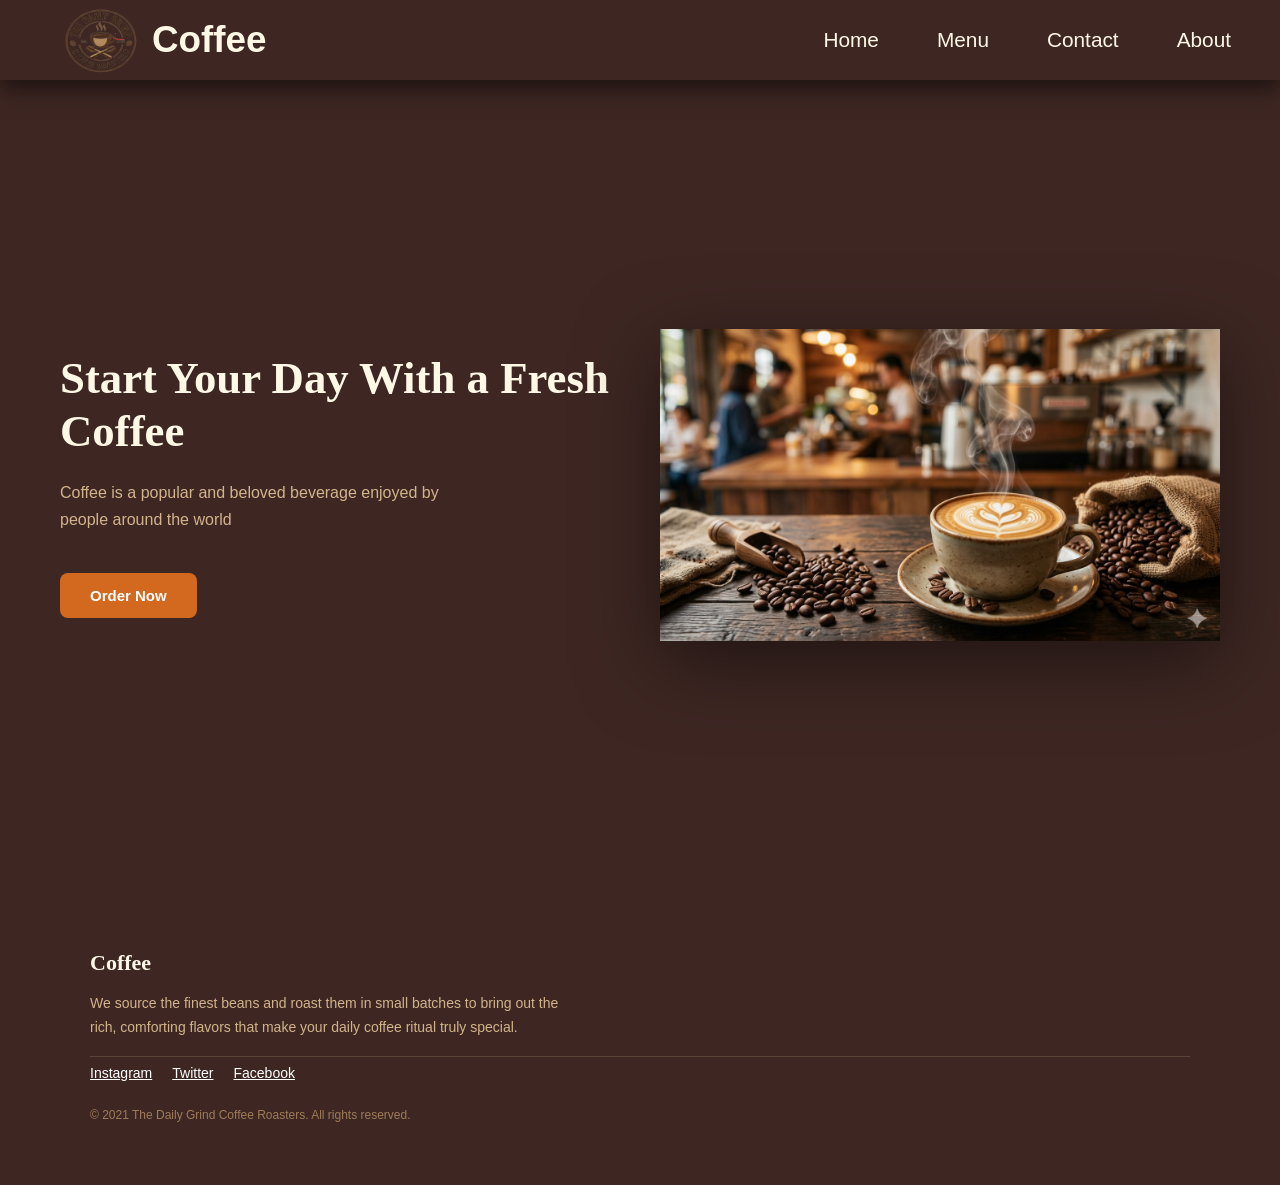
<file: index.html>
<!DOCTYPE html>
<html lang="en">

<head>
  <meta charset="UTF-8">
  <meta name="viewport" content="width=device-width, initial-scale=1.0">
  <title>Coffee</title>
  <link rel="stylesheet" href="css/style.css">
  <link rel="icon" type="image/jpg" href="images/favicon-32x32.png">
  <link rel="icon" type="image/jpg" href="images/favicon-16x16.png">
</head>

<body>

  <nav class="navbar">
    <div class="navbar-container">
      <div class="navbar-logo">
        <img src="images/android-chrome-512x512-removebg-preview.png">
        <span>Coffee</span>
      </div>
      <div class="navbar-toggle">
        <span class="bar"></span>
        <span class="bar"></span>
        <span class="bar"></span>
      </div>
      <div class="navbar-menu">
        <a href="index.html">Home</a>
        <a href="menu.html">Menu</a>
        <a href="contact.html">Contact</a>
        <a href="about.html">About</a>
      </div>
    </div>
  </nav>
  <!-- hero -->
  <div class="hero-section">
    <div class="hero-container">
      <div class="hero-detail">
        <h2 class="title">
          Start Your Day With a Fresh Coffee
        </h2>
        <h2 class="subtitle">Coffee is a popular and beloved beverage enjoyed by people around the world</h2>

        <a href="menu.html" class="button">Order Now</a>

      </div>
      <div class="hero-background">
        <img src="images/coffee.png" alt="Hero" class="hero-image">
      </div>
    </div>
  </div>

  <footer class="footer-section">
    <div class="footer-content">
      <span class="footer-logo">Coffee</span>
      <p>We source the finest beans and roast them in small batches to bring out the rich, comforting flavors that make
        your daily coffee ritual truly special.</p>
      <div class="social-link">
        <a href="">Instagram</a>
        <a href="">Twitter</a>
        <a href="">Facebook</a>
      </div>
      <p style="font-size: 12px; color: #9E7B5A; margin-top: 8px;">
        © 2021 The Daily Grind Coffee Roasters. All rights reserved.
      </p>
    </div>
  </footer>

  <script src="js/script.js"></script>
</body>

</html>
</file>
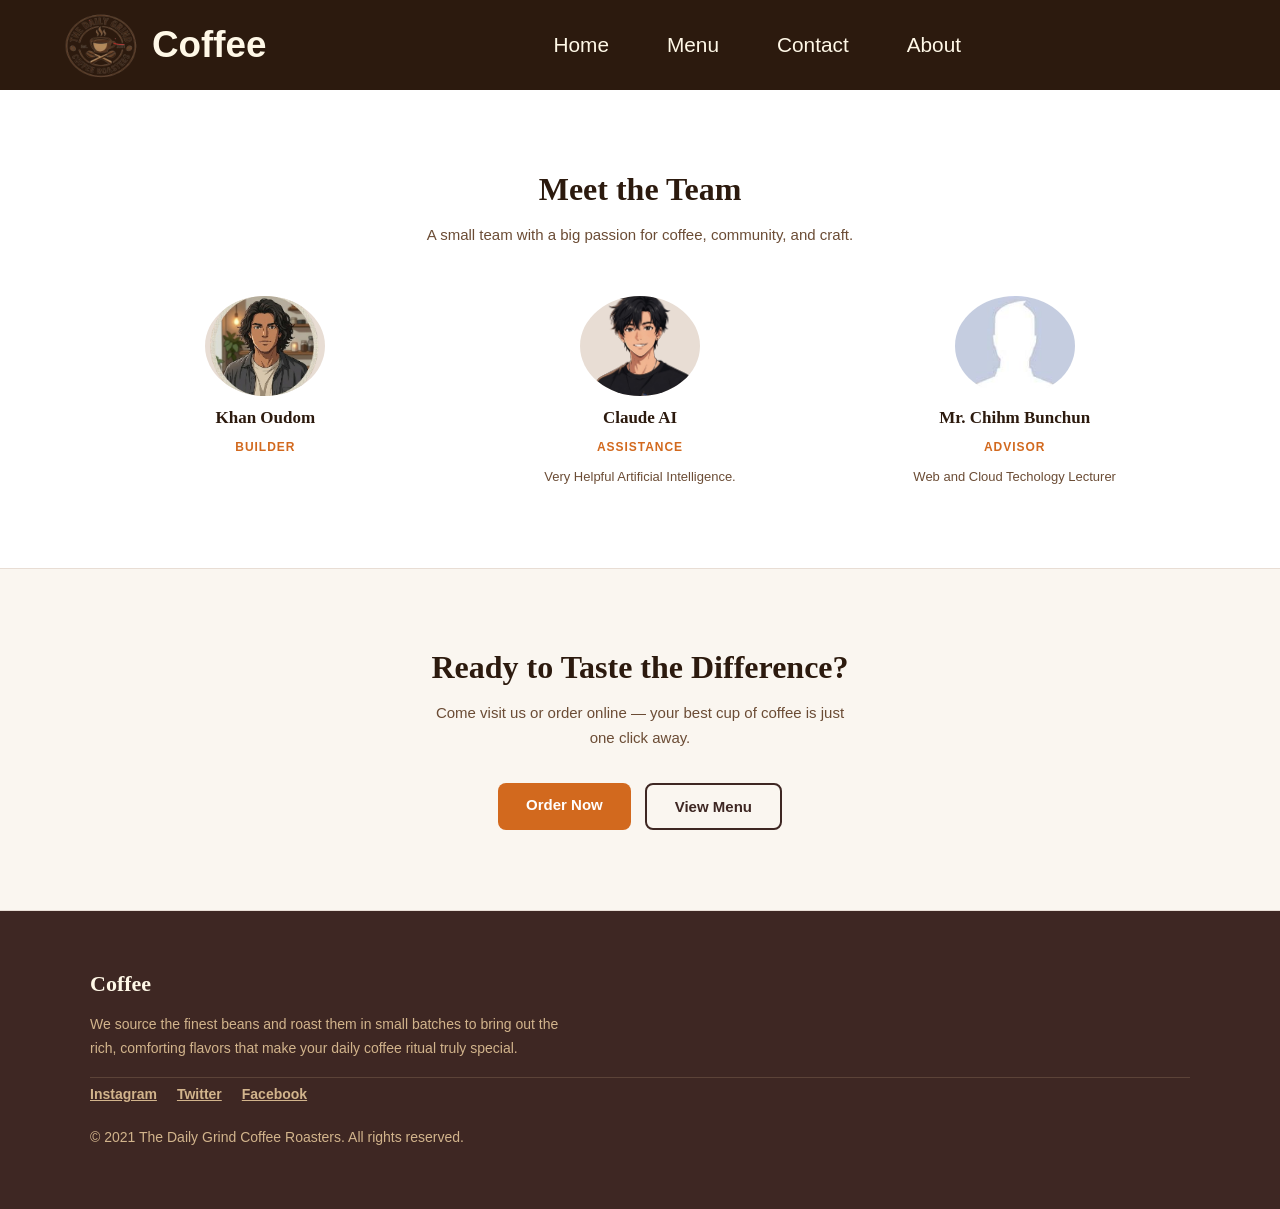
<file: about.html>
<!DOCTYPE html>
<html>
  <head>
    <meta charset="UTF-8">
    <meta name="viewport" content="width=device-width, initial-scale=1.0">
    <title>About-page</title>
    <link rel="stylesheet" href="css/about.css">
  </head>
  <body>

    <nav class="navbar">
    <div class="navbar-container">

      <div class="navbar-logo">
        <img src="images/android-chrome-512x512-removebg-preview.png">
        <span>Coffee</span>
      </div>

      <div class="navbar-toggle">
        <span class="bar"></span>
        <span class="bar"></span>
        <span class="bar"></span>
      </div>

      <div class="navbar-menu">
        <a href="index.html">Home</a>
        <a href="menu.html">Menu</a>
        <a href="contact.html">Contact</a>
        <a href="about.html">About</a>
      </div>
    </div>

    <section class="section team-section">
      <div class="team-container">
  
        <div class="team-header">
          <h2 class="section-title">Meet the Team</h2>
          <p>A small team with a big passion for coffee, community, and craft.</p>
        </div>
  
        <div class="team-grid">
  
          <div class="team-card">

            <img src="images/avatar/avatar-M.png" alt="Khan Oudom" class="img-placeholder team-photo">
            <p class="team-name">Khan Oudom</p>
            <p class="team-role">Builder</p>
            <p class="team-bio"></p>
          </div>
  
          <div class="team-card">

            <img src="images/avatar/avatar2-M.png" alt="ClaudeAI" class="img-placeholder team-photo">
            <p class="team-name">Claude AI</p>
            <p class="team-role">Assistance</p>
            <p class="team-bio">Very Helpful Artificial Intelligence.</p>
          </div>
          <div class="team-card">

            <img src="images/avatar/avatar3-M.jpg" alt="Teacher" class="img-placeholder team-photo">
            <p class="team-name">Mr. Chihm Bunchun</p>
            <p class="team-role">Advisor</p>
            <p class="team-bio">Web and Cloud Techology Lecturer</p>
          </div>
  
        </div>
      </div>
    </section>

      <section class="cta-section">
    <h2>Ready to Taste the Difference?</h2>
    <p>Come visit us or order online — your best cup of coffee is just one click away.</p>
    <div class="cta-buttons">
      <a href="index.html" class="btn-primary">Order Now</a>
      <a href="menu.html" class="btn-outline">View Menu</a>
    </div>
  </section>
 
 
  <!-- ── FOOTER ─────────────────────────────────────── -->
  <footer class="footer-section">
    <div class="footer-content">
      <span class="footer-logo">Coffee</span>
      <p>We source the finest beans and roast them in small batches to bring out the rich, comforting flavors that make your daily coffee ritual truly special.</p>
      <div class="social-link">
        <a href="">Instagram</a>
        <a href="">Twitter</a>
        <a href="">Facebook</a>
      </div>
      <p class="footer-copy">&copy; 2021 The Daily Grind Coffee Roasters. All rights reserved.</p>
    </div>
  </footer>

  <script src="js/script.js"></script>
  </body>
</html>
</file>
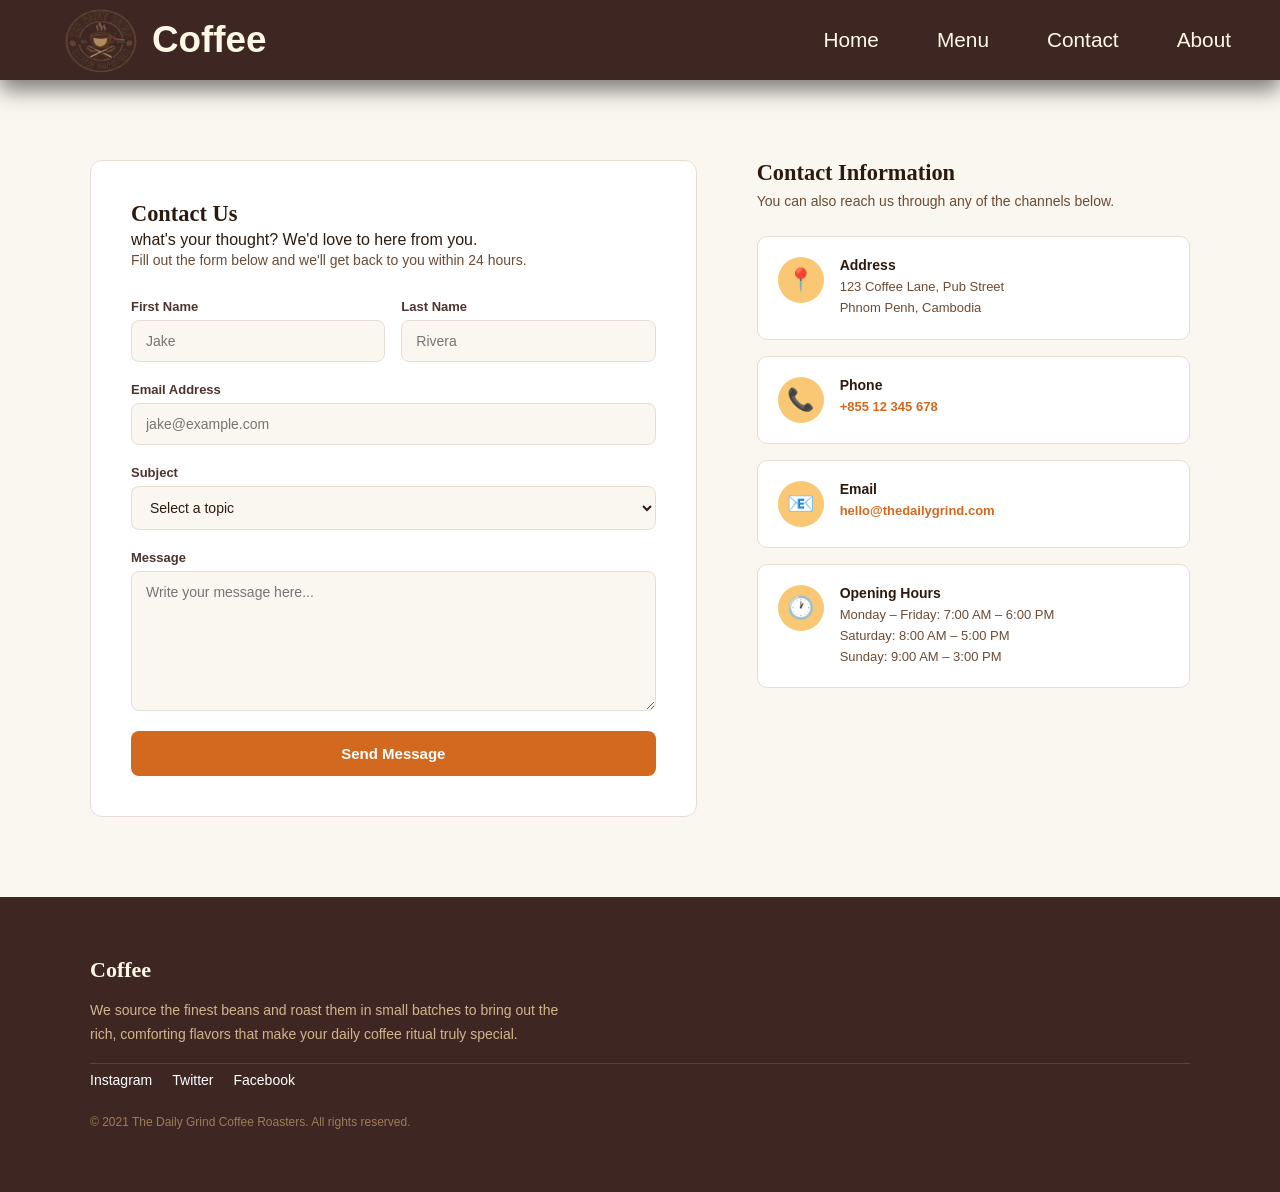
<file: contact.html>
<!DOCTYPE html>
<html>

<head>
  <meta charset="UTF-8">
  <meta name="viewport" content="width=device-width, initial-scale=1.0">
  <title>Contact Us </title>
  <link rel="stylesheet" href="css/contact.css">
  <link rel="icon" href="images/favicon-16x16.png">
  <link rel="icon" href="images/favicon-32x32.png">
</head>

<body>
  <nav class="navbar">
    <div class="navbar-container">
      <div class="navbar-logo">
        <img src="images/android-chrome-512x512-removebg-preview.png">
        <span>Coffee</span>
      </div>
      <div class="navbar-toggle">
        <span class="bar"></span>
        <span class="bar"></span>
        <span class="bar"></span>
      </div>
      <div class="navbar-menu">
        <a href="index.html">Home</a>
        <a href="menu.html">Menu</a>
        <a href="contact.html">Contact</a>
        <a href="about.html">About</a>
      </div>
    </div>
  </nav>

  <section class="contact-section">
    <div class="contact-container">

      <!-- FORM -->
      <div class="contact-form">
        <div>
          <h2>Contact Us</h2>
          <p>what's your thought? We'd love to here from you.</p>
          <p class="form-subtitle">Fill out the form below and we'll get back to you within 24 hours.</p>
        </div>

        <div class="form-row">
          <div class="form-group">
            <label for="first-name">First Name</label>
            <input type="text" id="first-name" placeholder="Jake" />
          </div>
          <div class="form-group">
            <label for="last-name">Last Name</label>
            <input type="text" id="last-name" placeholder="Rivera" />
          </div>
        </div>

        <div class="form-group">
          <label for="email">Email Address</label>
          <input type="email" id="email" placeholder="jake@example.com" />
        </div>

        <div class="form-group">
          <label for="subject">Subject</label>
          <select id="subject">
            <option value="" disabled selected>Select a topic</option>
            <option value="general">General Enquiry</option>
            <option value="order">Order Question</option>
            <option value="wholesale">Wholesale</option>
            <option value="feedback">Feedback</option>
            <option value="other">Other</option>
          </select>
        </div>

        <div class="form-group">
          <label for="message">Message</label>
          <textarea id="message" placeholder="Write your message here..."></textarea>
        </div>

        <button class="btn-submit">Send Message</button>
      </div>

      <!-- CONTACT INFO -->
      <div class="contact-info">
        <div>
          <h2>Contact Information</h2>
          <p class="info-subtitle">You can also reach us through any of the channels below.</p>
        </div>

        <div class="info-card">
          <div class="info-icon">📍</div>
          <div class="info-card-body">
            <h3>Address</h3>
            <p>123 Coffee Lane, Pub Street<br>Phnom Penh, Cambodia</p>
          </div>
        </div>

        <div class="info-card">
          <div class="info-icon">📞</div>
          <div class="info-card-body">
            <h3>Phone</h3>
            <a href="tel:+85512345678">+855 12 345 678</a>
          </div>
        </div>

        <div class="info-card">
          <div class="info-icon">📧</div>
          <div class="info-card-body">
            <h3>Email</h3>
            <a href="mailto:hello@thedailygrind.com">hello@thedailygrind.com</a>
          </div>
        </div>

        <div class="info-card">
          <div class="info-icon">🕐</div>
          <div class="info-card-body">
            <h3>Opening Hours</h3>
            <p>Monday – Friday: 7:00 AM – 6:00 PM<br>
              Saturday: 8:00 AM – 5:00 PM<br>
              Sunday: 9:00 AM – 3:00 PM</p>
          </div>
        </div>
      </div>
    </div>
  </section>



  <footer class="footer-section">

    <div class="footer-content">

      <span class="footer-logo">Coffee</span>
      <p>We source the finest beans and roast them in small batches to bring out the rich, comforting flavors that make
        your daily coffee ritual truly special.</p>

      <div class="social-link">
        <a href="">Instagram</a>
        <a href="">Twitter</a>
        <a href="">Facebook</a>
      </div>

      <p style="font-size: 12px; color: #9E7B5A; margin-top: 8px;">
        © 2021 The Daily Grind Coffee Roasters. All rights reserved.
      </p>

    </div>
  </footer>

  <script src="js/script.js"></script>

</html>
</file>
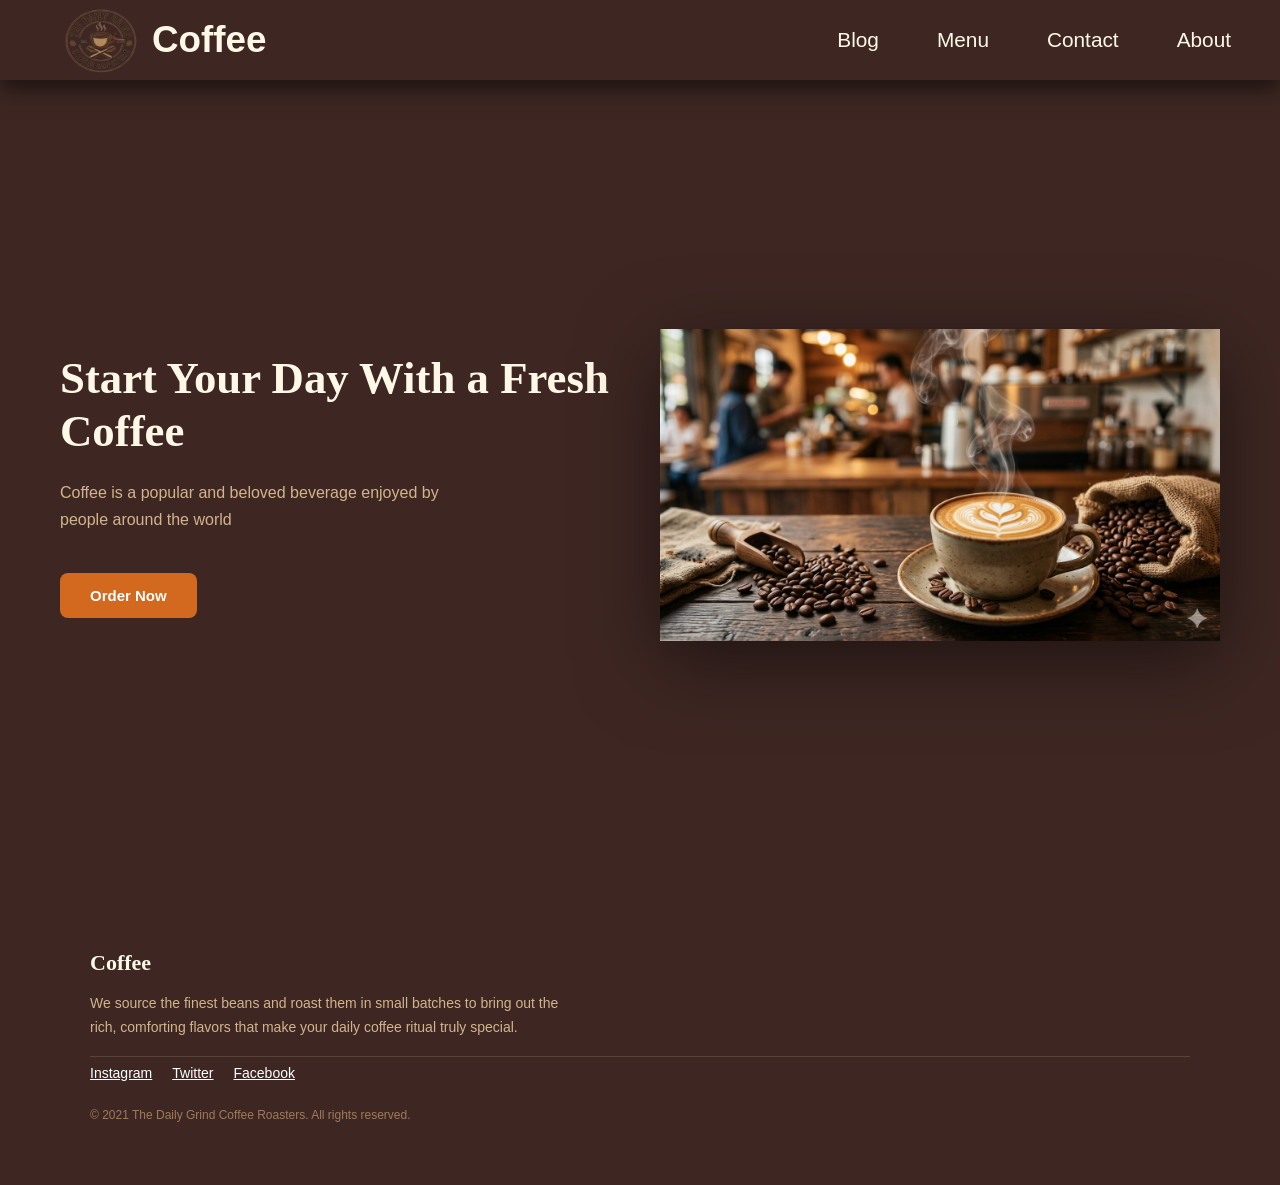
<file: idex.html>
<!DOCTYPE html>
<html lang="en">

<head>
  <meta charset="UTF-8">
  <meta name="viewport" content="width=device-width, initial-scale=1.0">
  <title>Coffee</title>
  <link rel="stylesheet" href="css/style.css">
  <link rel="icon" type="image/jpg" href="images/favicon-32x32.png">
  <link rel="icon" type="image/jpg" href="images/favicon-16x16.png">
</head>

<body>

  <nav class="navbar">
    <div class="navbar-container">
      <div class="navbar-logo">
        <img src="images/android-chrome-512x512-removebg-preview.png">
        <span>Coffee</span>
      </div>
      <div class="navbar-toggle">
        <span class="bar"></span>
        <span class="bar"></span>
        <span class="bar"></span>
      </div>
      <div class="navbar-menu">
        <a href="">Blog</a>
        <a href="menu.html">Menu</a>
        <a href="">Contact</a>
        <a href="">About</a>
      </div>
    </div>
  </nav>
  <!-- hero -->
  <div class="hero-section">
    <div class="hero-container">
      <div class="hero-detail">
        <h2 class="title">
          Start Your Day With a Fresh Coffee
        </h2>
        <h2 class="subtitle">Coffee is a popular and beloved beverage enjoyed by people around the world</h2>

        <a href="" class="button">Order Now</a>

      </div>
      <div class="hero-background">
        <img src="images/coffee.png" alt="Hero" class="hero-image">
      </div>
    </div>
  </div>

  <footer class="footer-section">
    <div class="footer-content">
      <span class="footer-logo">Coffee</span>
      <p>We source the finest beans and roast them in small batches to bring out the rich, comforting flavors that make your daily coffee ritual truly special.</p>
      <div class="social-link">
        <a href="">Instagram</a>
        <a href="">Twitter</a>
        <a href="">Facebook</a>
      </div>
      <p style="font-size: 12px; color: #9E7B5A; margin-top: 8px;">
        © 2021 The Daily Grind Coffee Roasters. All rights reserved.
      </p>
    </div>
  </footer>

  <script src="js/script.js"></script>
</body>

</html>
</file>
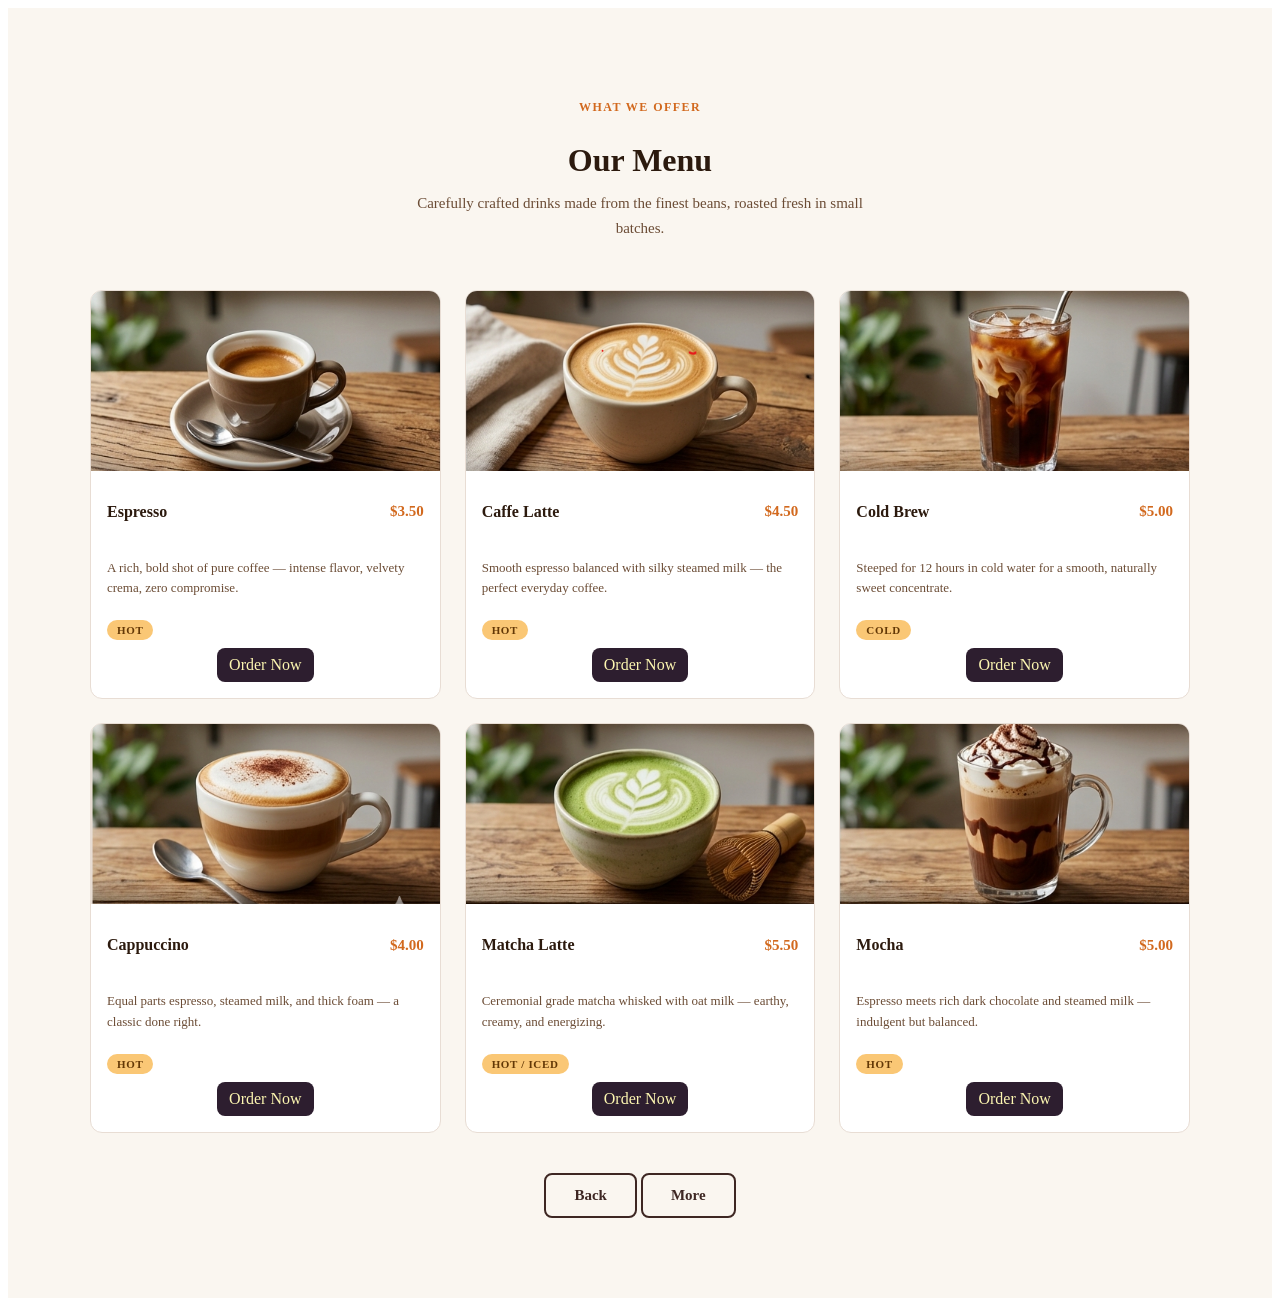
<file: menu.html>
<!DOCTYPE html>
<html>
  <head>
    <meta charset="UTF-8">
    <meta name="viewport" content="width=device-width, initial-scale=1.0">
    <title>Coffee-Menu</title>
    <link rel="stylesheet" href="css/m-style.css">
     <link rel="icon" type="image/jpg" href="images/favicon-32x32.png">
     <link rel="icon" type="image/jpg" href="images/favicon-16x16.png">
  </head>
  <body>
    <!-- ── OUR MENU ── -->
<section class="menu-section">
  <div class="menu-container">

    <div class="menu-header">
      <p class="menu-eyebrow">What We Offer</p>
      <h2 class="menu-title">Our Menu</h2>
      <p class="menu-subtitle">Carefully crafted drinks made from the finest beans, roasted fresh in small batches.</p>
    </div>

    <div class="menu-grid">

      <!-- Card 1 -->
      <div class="menu-card">
        <div class="menu-card-img">
          <img src="images/menu/espresso.png" alt="Espresso">
        </div>
        <div class="menu-card-body">
          <div class="menu-card-top">
            <h3 class="menu-card-title">Espresso</h3>
            <span class="menu-card-price">$3.50</span>
          </div>
          <p class="menu-card-desc">A rich, bold shot of pure coffee — intense flavor, velvety crema, zero compromise.</p>
          <span class="menu-card-tag">Hot</span>
          <span class="orderBtn">Order Now</span>
        </div>
      </div>

      <!-- Card 2 -->
      <div class="menu-card">
        <div class="menu-card-img">
          <img src="images/menu/latte.png" alt="Latte">
        </div>
        <div class="menu-card-body">
          <div class="menu-card-top">
            <h3 class="menu-card-title">Caffe Latte</h3>
            <span class="menu-card-price">$4.50</span>
          </div>
          <p class="menu-card-desc">Smooth espresso balanced with silky steamed milk — the perfect everyday coffee.</p>
          <span class="menu-card-tag">Hot</span>
          <span class="orderBtn">Order Now</span>
        </div>
      </div>

      <!-- Card 3 -->
      <div class="menu-card">
        <div class="menu-card-img">
          <img src="images/menu/coldbrew.png" alt="Cold Brew">
        </div>
        <div class="menu-card-body">
          <div class="menu-card-top">
            <h3 class="menu-card-title">Cold Brew</h3>
            <span class="menu-card-price">$5.00</span>
          </div>
          <p class="menu-card-desc">Steeped for 12 hours in cold water for a smooth, naturally sweet concentrate.</p>
          <span class="menu-card-tag">Cold</span>
          <span class="orderBtn">Order Now</span>
        </div>
      </div>

      <!-- Card 4 -->
      <div class="menu-card">
        <div class="menu-card-img">
          <img src="images/menu/cappuccino.png" alt="Cappuccino">
        </div>
        <div class="menu-card-body">
          <div class="menu-card-top">
            <h3 class="menu-card-title">Cappuccino</h3>
            <span class="menu-card-price">$4.00</span>
          </div>
          <p class="menu-card-desc">Equal parts espresso, steamed milk, and thick foam — a classic done right.</p>
          <span class="menu-card-tag">Hot</span>
          <span class="orderBtn">Order Now</span>
        </div>
      </div>

      <!-- Card 5 -->
      <div class="menu-card">
        <div class="menu-card-img">
          <img src="images/menu/matcha.png" alt="Matcha Latte">
        </div>
        <div class="menu-card-body">
          <div class="menu-card-top">
            <h3 class="menu-card-title">Matcha Latte</h3>
            <span class="menu-card-price">$5.50</span>
          </div>
          <p class="menu-card-desc">Ceremonial grade matcha whisked with oat milk — earthy, creamy, and energizing.</p>
          <span class="menu-card-tag">Hot / Iced</span>
          <span class="orderBtn">Order Now</span>
        </div>
      </div>

      <!-- Card 6 -->
      <div class="menu-card">
        <div class="menu-card-img">
          <img src="images/menu/mocha.png" alt="Mocha">
        </div>
        <div class="menu-card-body">
          <div class="menu-card-top">
            <h3 class="menu-card-title">Mocha</h3>
            <span class="menu-card-price">$5.00</span>
          </div>
          <p class="menu-card-desc">Espresso meets rich dark chocolate and steamed milk — indulgent but balanced.</p>
          <span class="menu-card-tag">Hot</span>
          <span class="orderBtn">Order Now</span>
        </div>
      </div>

    </div>

    <div class="menu-cta">
      <a href="index.html" class="btn-outline">Back</a>
      <a href="" class="btn-outline">More</a>
    </div>

  </div>
</section>
  </body>
</html>
</file>
<file: css/style.css>
*{
    margin:0;
    padding: 0;
    box-sizing: border-box;

}

body{
    font-family: sans-serif;
    min-height: 100vh;
}

.navbar {
    display: flex;
    align-items: center;
    justify-content: center;
    height: 80px;
    width: 100%;
    position: sticky;
    top: 0;
    background-color: #3E2723;
    box-shadow: 0 10px 20px rgba(0, 0, 0, 0.5);
    z-index: 999;
    backdrop-filter: blur(10px);
}

.navbar-container {
    display: flex;
    align-items: center;
    justify-content: space-between;
    width: 100%;
    padding: 0 2rem;
    max-width: 1600px;
}

.navbar-logo {
    display: flex;
    font-size: 2.3rem;
    font-weight: bold;
    color: white;
    text-decoration: none;
    cursor: pointer;
    text-align: center;
}

.navbar-logo span{
    padding-top: 1.5rem;
    color: #FFF8E7;
}

.navbar-logo img{
    width: 100px;
    height: 90px;
    border-radius: 50%;
    margin-left: 20px;
    margin-right: auto;
}

.navbar-container .navbar-menu {
    display: flex;
    text-align: center;
    gap: 1.5rem;
    list-style: none;
}

.navbar-container .navbar-menu a {
    text-decoration: none;
    color: #FFF8E7;
    font-size: 1.3rem;
    font-weight: 500;
    padding: 3px 15px;
    border-radius: 20px;
    border: 2px solid transparent;
    transition: all 0.7s ease;
}

.navbar-container .navbar-menu a:hover,
.navbar-container .navbar-menu a.active {
    color: #C1502e;
}

.navbar-toggle {
    display: none;
    background: transparent;
    cursor: pionter;
    padding: 10px;
    border: none;
}


.navbar-toggle .bar{
    display: block;
    width: 25px;
    height: 3px;
    margin: 5px auto;
    background-color: #FFF8E7;
    transition: all 0.3s ease-in-out;
}

.hero-section {
    min-height: 90vh;
    background-color: #3E2723;
    display: flex;
    align-items: center;
    justify-content: center;
}
.hero-container {
    display: flex;
    align-items: center;
    justify-content: space-between;
    width: 100%;
    margin: 0 auto;
    padding: 0 60px;
    gap: 40px;
}

.hero-container .hero-detail {
    flex: 1;
    color: white;
    
}

.hero-detail .title{
    font-size: 2.8rem;
    font-weight: 800;
    font-family: georgia, serif;
    line-height: 1.2;
    color: #FFF8E7;
    margin-bottom: 20px;
}

.hero-detail .subtitle {
    font-size: 1rem;
    font-weight: 400;
    font-family: sans-serif;
    color: #d2b48c;
    line-height: 1.7;
    max-width: 400px;
    margin-bottom: 40px;
}

.hero-background {
    flex: 1;
    display: flex;
    justify-content: center;
    align-items: center;
}

.hero-background .hero-image {
    width: 100%;
    max-width: 800px;
    filter: drop-shadow(0 20px 40px rgba(0,0,0,0.5));
}

.button {
    display: inline-block;
    background-color: #d2691e;
    color: #fff;
    padding: 14px 30px;
    border-radius: 8px;
    font-size: 15px;
    font-weight: 700;
    text-decoration: none;
}

.button:hover {
    background-color: #b8561a;
}

.footer-section {
    background-color: #3e2723;
    padding: 60px;
}

.footer-content {
    max-width: 1100px;
    margin: 0 auto;
    display: flex;
    flex-direction: column;
    gap: 16px;
}

.footer-logo {
    font-size: 22px;
    font-weight: 700;
    font-family: georgia, serif;
    color: #fff8e7;
}

.footer-content p {
    font-size: 14px;
    color: #d2b48c;
    line-height: 1.7;
    max-width: 480px;
}

.footer-content .social-link{
    display: flex;
    gap: 20px;
    padding-top: 8px;
    border-top: 1px solid rgba(210, 180, 140, 0.2);
}

.social-link a{
    font-size: 14px;
    color: #fff;
}

.social-link a:hover {
    color: #917f7f;
}
@media(max-width: 880px) {

    .navbar {
        backdrop-filter: none;
    }

    .navbar-container .navbar-menu {
        display: none;
        flex-direction: column !important;
        align-items: flex-start;
        gap: 1.7rem !important;
        position: fixed;
        height: 100vh;
        width: 250px;
        top: 0;
        right: 0;
        padding: 5rem 1.5rem;
        box-shadow: 0 10px 10px rgba(0, 0, 0, 0.5);
        backdrop-filter: blur(5px);
        z-index: 998;
    }

    .hero-section .hero-container{
        display: block;
    }

    .hero-container .hero-image{
        margin-top: 30px;
        max-width: 500px;
    }

    .hero-container .button {
        margin-right: 60px;
    }

    .navbar-container .navbar-menu.active {
        display: flex;
    }

    .navbar-toggle {
        display: block;
        z-index: 999;
    }
    

    .navbar-toggle.active .bar:nth-child(2) {
        opacity: 0;
    }

    .navbar-toggle.active .bar:nth-child(1) {
        transform: translateY(8px) rotate(45deg);
    }

    .navbar-toggle.active .bar:nth-child(3) {
        transform: translateY(-8px) rotate(-45deg);
    }
}

@media(max-width: 480px) {
    .navbar-container {
        padding: 0 1rem;
    }

    .navbar-logo {
        font-size: 1.7rem;
    }

    .navbar-container .navbar-menu li a {
        font-size: 1.2rem;
        padding: 3px;
    }
}
</file>
<file: css/about.css>
* {
  margin: 0;
  padding: 0;
  box-sizing: border-box;
}

body {
  font-family: sans-serif;
  background-color: #FAF6F0;
  color: #2C1A0E;
}

section {
  padding: 80px 60px;
}

.section-eyebrow {
  font-size: 12px;
  font-weight: 700;
  letter-spacing: 0.12em;
  text-transform: uppercase;
  color: #D2691E;
  margin-bottom: 10px;
}

.section-title {
  font-size: 2rem;
  font-weight: 800;
  font-family: Georgia, serif;
  color: #2C1A0E;
  margin-bottom: 14px;
  line-height: 1.2;
}

.img-placeholder {
  background-color: #E8DDD4;
  border-radius: 12px;
  display: flex;
  align-items: center;
  justify-content: center;
  color: #9E7B5A;
  font-size: 14px;
}

.btn-primary {
  display: inline-block;
  background-color: #D2691E;
  color: #fff;
  padding: 13px 28px;
  border-radius: 8px;
  font-size: 15px;
  font-weight: 700;
  text-decoration: none;
}

.btn-primary:hover {
  background-color: #B8561A;
}

.btn-outline {
  display: inline-block;
  padding: 13px 28px;
  border-radius: 8px;
  border: 2px solid #3E2723;
  color: #3E2723;
  font-size: 15px;
  font-weight: 700;
  text-decoration: none;
}

.btn-outline:hover {
  background-color: #3E2723;
  color: #FFF8E7;
}

.navbar-container {
  display: flex;
  align-items: center;
  justify-content: space-between;
  width: 100%;
  padding: 0 2rem;
  max-width: 1600px;
  background-color: #2C1A0E;

}

.navbar-logo {
  display: flex;
  font-size: 2.3rem;
  font-weight: bold;
  color: white;
  text-decoration: none;
  cursor: pointer;
  text-align: center;
}

.navbar-logo span {
  padding-top: 1.5rem;
  color: #FFF8E7;
}

.navbar-logo img {
  width: 100px;
  height: 90px;
  border-radius: 50%;
  margin-left: 20px;
  margin-right: auto;
}

.navbar-container .navbar-menu {
  display: flex;
  text-align: center;
  gap: 1.5rem;
  list-style: none;
  margin: auto;
}

.navbar-container .navbar-menu a {
  text-decoration: none;
  color: #FFF8E7;
  font-size: 1.3rem;
  font-weight: 500;
  padding: 3px 15px;
  border-radius: 20px;
  border: 2px solid transparent;
  transition: all 0.7s ease;
}

.navbar-container .navbar-menu a:hover,
.navbar-container .navbar-menu a.active {
  color: #C1502e;
}

.navbar-toggle {
  display: none;
  background: transparent;
  cursor: pionter;
  padding: 10px;
  border: none;
}


.navbar-toggle .bar {
  display: block;
  width: 25px;
  height: 3px;
  margin: 5px auto;
  background-color: #FFF8E7;
  transition: all 0.3s ease-in-out;
}


.team-section {
  background-color: #fff;
  border-bottom: 1px solid #E8DDD4;
}

.team-container {
  max-width: 1100px;
  margin: 0 auto;
}

.team-header {
  text-align: center;
  margin-bottom: 48px;
}

.team-header p {
  font-size: 15px;
  color: #6B4C35;
  max-width: 480px;
  margin: 0 auto;
  line-height: 1.7;
}


.team-grid {
  display: grid;
  grid-template-columns: repeat(3, 1fr);
  gap: 24px;

}

.team-card {
  text-align: center;
  display: flex;
  flex-direction: column;
  align-items: center;
  gap: 12px;

}

.team-photo {
  width: 120px;
  height: 100px;
  border-radius: 50%;
  object-fit: cover;
}

.team-name {
  font-size: 17px;
  font-weight: 700;
  font-family: Georgia, serif;
  color: #2C1A0E;
}

.team-role {
  font-size: 12px;
  font-weight: 700;
  letter-spacing: 0.08em;
  text-transform: uppercase;
  color: #D2691E;
}

.team-bio {
  font-size: 13px;
  color: #6B4C35;
  line-height: 1.7;
  max-width: 260px;
}

.cta-section {
  background-color: #FAF6F0;
  padding: 80px 60px;
  text-align: center;
  border-bottom: 1px solid #E8DDD4;
}

.cta-section h2 {
  font-size: 2rem;
  font-weight: 800;
  font-family: Georgia, serif;
  color: #2C1A0E;
  margin-bottom: 14px;
}

.cta-section p {
  font-size: 15px;
  color: #6B4C35;
  max-width: 420px;
  margin: 0 auto 32px;
  line-height: 1.7;
}

.cta-buttons {
  display: flex;
  justify-content: center;
  gap: 14px;
  flex-wrap: wrap;
}

/* ── FOOTER ──────────────────────────────── */
.footer-section {
  background-color: #3E2723;
  padding: 60px;
}

.footer-content {
  max-width: 1100px;
  margin: 0 auto;
  display: flex;
  flex-direction: column;
  gap: 16px;
}

.footer-logo {
  font-size: 22px;
  font-weight: 700;
  font-family: Georgia, serif;
  color: #FFF8E7;
}

.footer-content p {
  font-size: 14px;
  color: #D2B48C;
  line-height: 1.7;
  max-width: 480px;
}

.social-link {
  display: flex;
  gap: 20px;
  padding-top: 8px;
  border-top: 1px solid rgba(210, 180, 140, 0.2);
}

.social-link a {
  font-size: 14px;
  color: #D2B48C;
  font-weight: 600;
}

.social-link a:hover {
  color: #FFF8E7;
}

.footer-copy {
  font-size: 12px;
  color: #9E7B5A;
  margin-top: 8px;
}

/* ── RESPONSIVE ──────────────────────────── */
@media (max-width: 880px) {
  .section {
    padding: 60px 24px;
  }

  .team-grid {
    grid-template-columns: 1fr;
  }

  .footer-section,
  .cta-section {
    padding: 60px 24px;
  }

  .navbar-container .navbar-menu {
    display: none;
    flex-direction: column !important;
    align-items: flex-start;
    gap: 1.7rem !important;
    position: fixed;
    height: 100vh;
    width: 250px;
    top: 0;
    right: 0;
    padding: 5rem 1.5rem;
    background-color: #2C1A0E;
    box-shadow: 0 10px 10px rgba(0, 0, 0, 0.5);
    backdrop-filter: blur(5px);
    z-index: 998;
  }


  .navbar-container .navbar-menu.active {
    display: flex;
  }

  .navbar-toggle {
    display: block;
    z-index: 999;
  }

  .navbar-toggle.active .bar:nth-child(2) {
    opacity: 0;
  }

  .navbar-toggle.active .bar:nth-child(1) {
    transform: translateY(8px) rotate(45deg);
  }

  .navbar-toggle.active .bar:nth-child(3) {
    transform: translateY(-8px) rotate(-45deg);
  }
}

@media(max-width: 480px) {
  .navbar-container {
    padding: 0 1rem;
  }

  .navbar-logo {
    font-size: 1.7rem;
  }

  .navbar-container .navbar-menu li a {
    font-size: 1.2rem;
    padding: 3px;
  }
}
</file>
<file: css/contact.css>
* {
  margin: 0;
  padding: 0;
  box-sizing: border-box;

}

body {
  font-family: sans-serif;
  min-height: 100vh;
  background-color: #faf6f0;
  color: #2c1a0e;
}

a {
  text-decoration: none;
  color: inherit;
}

/* NAVBAR */
.navbar {
  display: flex;
  align-items: center;
  justify-content: center;
  height: 80px;
  width: 100%;
  position: sticky;
  top: 0;
  background-color: #3E2723;
  box-shadow: 0 10px 20px rgba(0, 0, 0, 0.5);
  z-index: 999;
  backdrop-filter: blur(10px);
}

.navbar-container {
  display: flex;
  align-items: center;
  justify-content: space-between;
  width: 100%;
  padding: 0 2rem;
  max-width: 1600px;
}

.navbar-logo {
  display: flex;
  font-size: 2.3rem;
  font-weight: bold;
  color: white;
  text-decoration: none;
  cursor: pointer;
  text-align: center;
}

.navbar-logo span {
  padding-top: 1.5rem;
  color: #FFF8E7;
}

.navbar-logo img {
  width: 100px;
  height: 90px;
  border-radius: 50%;
  margin-left: 20px;
  margin-right: auto;
}

.navbar-container .navbar-menu {
  display: flex;
  text-align: center;
  gap: 1.5rem;
  list-style: none;
}

.navbar-container .navbar-menu a {
  text-decoration: none;
  color: #FFF8E7;
  font-size: 1.3rem;
  font-weight: 500;
  padding: 3px 15px;
  border-radius: 20px;
  border: 2px solid transparent;
  transition: all 0.7s ease;
}

.navbar-container .navbar-menu a:hover,
.navbar-container .navbar-menu a.active {
  color: #C1502e;
}

.navbar-toggle {
  display: none;
  background: transparent;
  cursor: pionter;
  padding: 10px;
  border: none;
}

.navbar-toggle .bar {
  display: block;
  width: 25px;
  height: 3px;
  margin: 5px auto;
  background-color: #FFF8E7;
  transition: all 0.3s ease-in-out;
}

/* CONTACT SECTION */
.contact-section {
  padding: 80px 60px;
}

.contact-container {
  max-width: 1100px;
  margin: 0 auto;
  display: grid;
  grid-template-columns: 1.4fr 1fr;
  gap: 60px;
  align-items: start;
}

/* ── FORM ────────────────────────────────── */
.contact-form {
  background-color: #fff;
  border: 1px solid #E8DDD4;
  border-radius: 12px;
  padding: 40px;
  display: flex;
  flex-direction: column;
  gap: 20px;
}

.contact-form h2 {
  font-size: 1.4rem;
  font-weight: 800;
  font-family: Georgia, serif;
  color: #2C1A0E;
  margin-bottom: 4px;
}

.contact-form .form-subtitle {
  font-size: 14px;
  color: #6B4C35;
  line-height: 1.6;
  margin-bottom: 8px;
}

.form-group {
  display: flex;
  flex-direction: column;
  gap: 6px;
}

.form-row {
  display: grid;
  grid-template-columns: 1fr 1fr;
  gap: 16px;
}

label {
  font-size: 13px;
  font-weight: 600;
  color: #4E342E;
}

input,
textarea,
select {
  width: 100%;
  padding: 12px 14px;
  border: 1px solid #E8DDD4;
  border-radius: 8px;
  font-size: 14px;
  font-family: sans-serif;
  color: #2C1A0E;
  background-color: #FAF6F0;
  outline: none;
  transition: border-color 0.2s;
}

input:focus,
textarea:focus,
select:focus {
  border-color: #D2691E;
  background-color: #fff;
}

textarea {
  resize: vertical;
  min-height: 140px;
}

.btn-submit {
  display: inline-block;
  background-color: #D2691E;
  color: #fff;
  padding: 14px 28px;
  border-radius: 8px;
  font-size: 15px;
  font-weight: 700;
  border: none;
  cursor: pointer;
  width: 100%;
  text-align: center;
}

.btn-submit:hover {
  background-color: #B8561A;
}

/* ── CONTACT INFO ────────────────────────── */
.contact-info {
  display: flex;
  flex-direction: column;
  gap: 16px;
}

.contact-info h2 {
  font-size: 1.4rem;
  font-weight: 800;
  font-family: Georgia, serif;
  color: #2C1A0E;
  margin-bottom: 4px;
}

.contact-info .info-subtitle {
  font-size: 14px;
  color: #6B4C35;
  line-height: 1.6;
  margin-bottom: 8px;
}

.info-card {
  background-color: #fff;
  border: 1px solid #E8DDD4;
  border-radius: 10px;
  padding: 20px;
  display: flex;
  align-items: flex-start;
  gap: 16px;
}

.info-icon {
  font-size: 22px;
  width: 46px;
  height: 46px;
  background-color: #FAC775;
  border-radius: 50%;
  display: flex;
  align-items: center;
  justify-content: center;
  flex-shrink: 0;
}

.info-card-body h3 {
  font-size: 14px;
  font-weight: 700;
  color: #2C1A0E;
  margin-bottom: 4px;
}

.info-card-body p {
  font-size: 13px;
  color: #6B4C35;
  line-height: 1.6;
}

.info-card-body a {
  font-size: 13px;
  color: #D2691E;
  font-weight: 600;
}

.info-card-body a:hover {
  text-decoration: underline;
}



/* FOOTER */
.footer-section {
  background-color: #3e2723;
  padding: 60px;
}

.footer-content {
  max-width: 1100px;
  margin: 0 auto;
  display: flex;
  flex-direction: column;
  gap: 16px;
}

.footer-logo {
  font-size: 22px;
  font-weight: 700;
  font-family: georgia, serif;
  color: #fff8e7;
}

.footer-content p {
  font-size: 14px;
  color: #d2b48c;
  line-height: 1.7;
  max-width: 480px;
}

.footer-content .social-link {
  display: flex;
  gap: 20px;
  padding-top: 8px;
  border-top: 1px solid rgba(210, 180, 140, 0.2);
}

.social-link a {
  font-size: 14px;
  color: #fff;
}

.social-link a:hover {
  color: #917f7f;
}

@media(max-width: 880px) {

  .navbar {
    backdrop-filter: none;
  }

  .navbar-container .navbar-menu {
    display: none;
    flex-direction: column !important;
    align-items: flex-start;
    gap: 1.7rem !important;
    position: fixed;
    height: 100vh;
    width: 250px;
    top: 0;
    right: 0;
    padding: 5rem 1.5rem;
    background-color: #3E2723;
    box-shadow: 0 10px 10px rgba(0, 0, 0, 0.5);
    backdrop-filter: blur(5px);
    z-index: 998;
  }

  .navbar-container .navbar-menu.active {
    display: flex;
  }

  .navbar-toggle {
    display: block;
    z-index: 999;
  }

  .contact-section {
    padding: 60px 24px;
  }

  .contact-container {
    grid-template-columns: 1fr;
    gap: 32px;
  }

  .form-row {
    grid-template-columns: 1fr;
  }

  .footer-section {
    padding: 60px 24px;
  }


  .navbar-toggle.active .bar:nth-child(2) {
    opacity: 0;
  }

  .navbar-toggle.active .bar:nth-child(1) {
    transform: translateY(8px) rotate(45deg);
  }

  .navbar-toggle.active .bar:nth-child(3) {
    transform: translateY(-8px) rotate(-45deg);
  }
}

@media(max-width: 480px) {
  .navbar-container {
    padding: 0 1rem;
  }

  .navbar-logo {
    font-size: 1.7rem;
  }

  .navbar-container .navbar-menu li a {
    font-size: 1.2rem;
    padding: 3px;
  }
}
</file>
<file: css/m-style.css>
/* ── MENU SECTION ── */
.menu-section {
  background-color: #FAF6F0;
  padding: 80px 60px;
}

.menu-container {
  max-width: 1100px;
  margin: 0 auto;
}

/* header */
.menu-header {
  text-align: center;
  margin-bottom: 48px;
}

.menu-eyebrow {
  font-size: 12px;
  font-weight: 700;
  letter-spacing: 0.12em;
  text-transform: uppercase;
  color: #D2691E;
  margin-bottom: 10px;
}

.menu-title {
  font-size: 2rem;
  font-weight: 800;
  font-family: Georgia, serif;
  color: #2C1A0E;
  margin-bottom: 12px;
}

.menu-subtitle {
  font-size: 15px;
  color: #6B4C35;
  max-width: 480px;
  margin: 0 auto;
  line-height: 1.7;
}

/* grid */
.menu-grid {
  display: grid;
  grid-template-columns: repeat(3, 1fr);
  gap: 24px;
}

/* card */
.menu-card {
  background-color: #fff;
  border-radius: 12px;
  border: 1px solid #E8DDD4;
  overflow: hidden;
}

.menu-card-img {
  width: 100%;
  height: 180px;
  background-color: #E8DDD4;
  display: flex;
  align-items: center;
  justify-content: center;
  overflow: hidden;
}

.menu-card-img img {
  width: 100%;
  height: 100%;
  object-fit: cover;
}

.menu-card-body {
  padding: 16px;
  display: flex;
  flex-direction: column;
  gap: 8px;
}

.menu-card-top {
  display: flex;
  align-items: center;
  justify-content: space-between;
}

.menu-card-title {
  font-size: 16px;
  font-weight: 700;
  color: #2C1A0E;
  font-family: Georgia, serif;
}

.menu-card-price {
  font-size: 15px;
  font-weight: 700;
  color: #D2691E;
}

.menu-card-desc {
  font-size: 13px;
  color: #6B4C35;
  line-height: 1.6;
}

.menu-card-tag {
  display: inline-block;
  background-color: #FAC775;
  color: #633806;
  font-size: 11px;
  font-weight: 700;
  letter-spacing: 0.06em;
  text-transform: uppercase;
  padding: 4px 10px;
  border-radius: 20px;
  width: fit-content;
}

.orderBtn {
  display: inline;
  margin: auto;
  border-radius: 8px;
  color: #fcf6b1;
  background-color: #2d1e2f;
  padding: 8px 12px;
  cursor: pointer;
}

.orderBtn:hover {
  background-color: #fcf6b1;
  color: #2d1e2f;
}

/* cta */
.menu-cta {
  text-align: center;
  margin-top: 40px;
}

.btn-outline {
  display: inline-block;
  padding: 12px 28px;
  border-radius: 8px;
  border: 2px solid #3E2723;
  color: #3E2723;
  font-size: 15px;
  font-weight: 700;
  text-decoration: none;
}

.btn-outline:hover {
  background-color: #3E2723;
  color: #FFF8E7;
}

/* responsive */
@media (max-width: 880px) {
  .menu-section {
    padding: 60px 24px;
  }
  .menu-grid {
    grid-template-columns: repeat(2, 1fr);
  }
}

@media (max-width: 540px) {
  .menu-grid {
    grid-template-columns: 1fr;
  }
}
</file>
